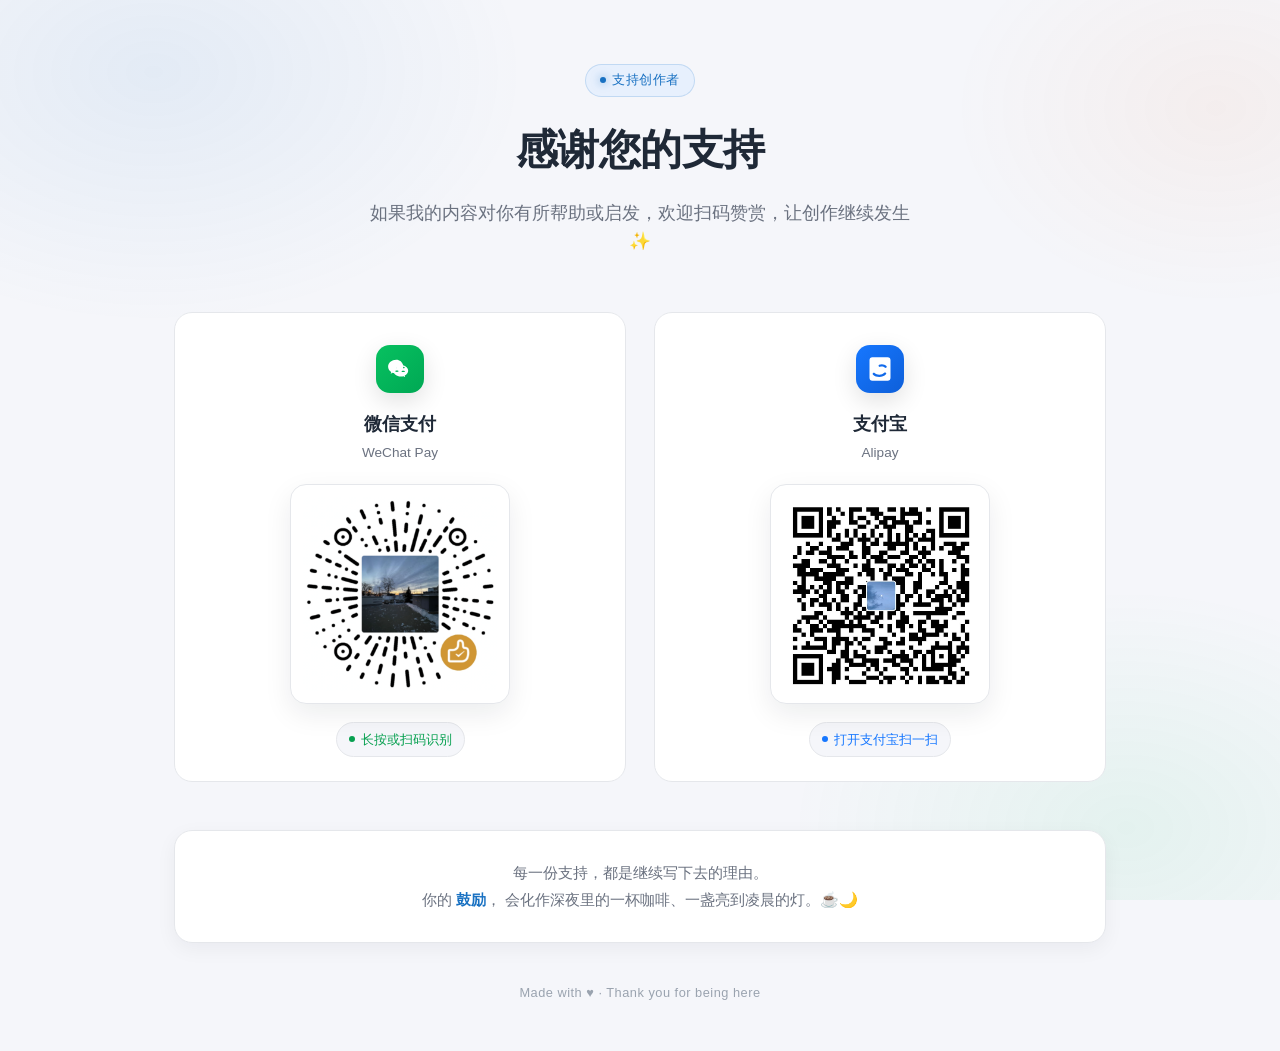
<file: web/donate.html>
<!DOCTYPE html>
<html lang="zh-CN">
<head>
<meta charset="UTF-8" />
<meta name="viewport" content="width=device-width, initial-scale=1.0" />
<title>赞赏支持 · Thanks for Your Support</title>
<style>
  * { box-sizing: border-box; margin: 0; padding: 0; }

  :root {
    --bg: #f5f6fa;
    --card: #ffffff;
    --text: #1f2937;
    --muted: #6b7280;
    --line: #e5e7eb;
    --blue: #1971c2;
    --blue-soft: #e7f0fd;
    --wechat-green: #07c160;
    --alipay-blue: #1677ff;
  }

  html, body { height: 100%; }

  body {
    font-family: -apple-system, "PingFang SC", "Microsoft YaHei",
      "Segoe UI", Roboto, "Helvetica Neue", Arial, sans-serif;
    color: var(--text);
    background: var(--bg);
    min-height: 100vh;
    overflow-x: hidden;
    position: relative;
    line-height: 1.6;
    -webkit-font-smoothing: antialiased;
  }

  /* 浅色背景装饰：柔和的蓝/琥珀光晕，保持与主站清爽风格一致 */
  body::before {
    content: "";
    position: fixed;
    inset: 0;
    background:
      radial-gradient(620px 420px at 12% 8%, rgba(25, 113, 194, 0.08) 0%, transparent 60%),
      radial-gradient(560px 400px at 88% 92%, rgba(7, 193, 96, 0.07) 0%, transparent 60%),
      radial-gradient(480px 360px at 95% 12%, rgba(232, 89, 12, 0.05) 0%, transparent 55%);
    pointer-events: none;
    z-index: 0;
  }

  .container {
    position: relative;
    z-index: 1;
    max-width: 980px;
    margin: 0 auto;
    padding: 64px 24px 48px;
  }

  /* 头部 */
  header {
    text-align: center;
    margin-bottom: 56px;
    animation: fadeInUp 0.8s ease-out both;
  }

  .badge {
    display: inline-flex;
    align-items: center;
    gap: 6px;
    padding: 5px 14px;
    background: var(--blue-soft);
    border: 1px solid rgba(25, 113, 194, 0.18);
    border-radius: 999px;
    font-size: 13px;
    color: var(--blue);
    margin-bottom: 20px;
    letter-spacing: 0.5px;
  }

  .badge .dot {
    width: 6px;
    height: 6px;
    border-radius: 50%;
    background: var(--blue);
    box-shadow: 0 0 8px rgba(25, 113, 194, 0.6);
    animation: pulse 2s ease-in-out infinite;
  }

  h1 {
    font-size: clamp(2rem, 5vw, 2.6rem);
    font-weight: 700;
    letter-spacing: -0.5px;
    margin-bottom: 16px;
    color: var(--text);
  }

  .subtitle {
    font-size: clamp(0.95rem, 1.6vw, 1.1rem);
    color: var(--muted);
    max-width: 560px;
    margin: 0 auto;
  }

  /* 二维码区域 */
  .qr-grid {
    display: grid;
    grid-template-columns: repeat(auto-fit, minmax(280px, 1fr));
    gap: 28px;
    margin-bottom: 48px;
  }

  .qr-card {
    position: relative;
    background: var(--card);
    border: 1px solid var(--line);
    border-radius: 18px;
    padding: 32px 24px 24px;
    text-align: center;
    transition: transform 0.4s cubic-bezier(0.16, 1, 0.3, 1),
                box-shadow 0.4s ease,
                border-color 0.4s ease;
    overflow: hidden;
    animation: fadeInUp 0.8s ease-out both;
  }

  .qr-card:nth-child(1) { animation-delay: 0.1s; }
  .qr-card:nth-child(2) { animation-delay: 0.2s; }

  .qr-card::before {
    content: "";
    position: absolute;
    inset: 0;
    border-radius: 18px;
    padding: 1px;
    background: linear-gradient(135deg, transparent 0%, var(--glow, transparent) 50%, transparent 100%);
    -webkit-mask: linear-gradient(#000 0 0) content-box, linear-gradient(#000 0 0);
    -webkit-mask-composite: xor;
    mask-composite: exclude;
    pointer-events: none;
    opacity: 0;
    transition: opacity 0.4s ease;
  }

  .qr-card:hover {
    transform: translateY(-6px);
    border-color: rgba(25, 113, 194, 0.35);
    box-shadow: 0 18px 48px -12px rgba(25, 113, 194, 0.25);
  }

  .qr-card:hover::before { opacity: 1; }

  .qr-card.wechat { --glow: rgba(7, 193, 96, 0.5); }
  .qr-card.alipay { --glow: rgba(22, 119, 255, 0.5); }

  .card-icon {
    width: 48px;
    height: 48px;
    border-radius: 14px;
    display: flex;
    align-items: center;
    justify-content: center;
    margin: 0 auto 16px;
    box-shadow: 0 8px 24px rgba(0, 0, 0, 0.12);
  }

  .wechat .card-icon {
    background: linear-gradient(135deg, #07c160 0%, #00a854 100%);
  }

  .alipay .card-icon {
    background: linear-gradient(135deg, #1677ff 0%, #0e5fd9 100%);
  }

  .card-icon svg {
    width: 28px;
    height: 28px;
    fill: #fff;
  }

  .card-title {
    font-size: 1.15rem;
    font-weight: 600;
    margin-bottom: 4px;
    color: var(--text);
  }

  .card-sub {
    font-size: 0.85rem;
    color: var(--muted);
    margin-bottom: 20px;
  }

  .qr-wrap {
    position: relative;
    width: 220px;
    height: 220px;
    margin: 0 auto;
    background: #fff;
    border: 1px solid var(--line);
    border-radius: 16px;
    padding: 12px;
    display: flex;
    align-items: center;
    justify-content: center;
    box-shadow: 0 10px 28px rgba(17, 24, 39, 0.08);
    transition: transform 0.4s cubic-bezier(0.16, 1, 0.3, 1);
  }

  .qr-card:hover .qr-wrap {
    transform: scale(1.04);
  }

  .qr-wrap img {
    width: 100%;
    height: 100%;
    object-fit: contain;
    border-radius: 8px;
  }

  /* 角落的扫描提示 */
  .scan-hint {
    display: inline-flex;
    align-items: center;
    gap: 6px;
    margin-top: 18px;
    font-size: 0.82rem;
    color: var(--muted);
    padding: 6px 12px;
    background: var(--bg);
    border: 1px solid var(--line);
    border-radius: 999px;
  }

  .scan-hint::before {
    content: "";
    width: 6px;
    height: 6px;
    border-radius: 50%;
    background: currentColor;
    animation: pulse 1.6s ease-in-out infinite;
  }

  .wechat .scan-hint { color: #07a050; }
  .alipay .scan-hint { color: #1677ff; }

  /* 文案区 */
  .note {
    text-align: center;
    background: var(--card);
    border: 1px solid var(--line);
    border-radius: 18px;
    padding: 28px 24px;
    box-shadow: 0 6px 20px rgba(17, 24, 39, 0.05);
    animation: fadeInUp 0.8s 0.3s ease-out both;
  }

  .note p {
    color: var(--muted);
    font-size: 0.95rem;
    line-height: 1.8;
    max-width: 640px;
    margin: 0 auto;
  }

  .note .em {
    color: var(--blue);
    font-weight: 600;
  }

  /* 底部 */
  footer {
    margin-top: 40px;
    text-align: center;
    color: #9aa3af;
    font-size: 0.8rem;
    letter-spacing: 0.5px;
  }

  /* 动画 */
  @keyframes fadeInUp {
    from { opacity: 0; transform: translateY(20px); }
    to   { opacity: 1; transform: translateY(0); }
  }

  @keyframes pulse {
    0%, 100% { opacity: 1; transform: scale(1); }
    50%      { opacity: 0.5; transform: scale(1.3); }
  }

  /* 响应式 */
  @media (max-width: 640px) {
    .container { padding: 40px 16px 32px; }
    header { margin-bottom: 36px; }
    .qr-wrap { width: 200px; height: 200px; }
    .qr-card { padding: 26px 18px 20px; }
  }
</style>
</head>
<body>

<div class="container">

  <header>
    <span class="badge"><span class="dot"></span>支持创作者</span>
    <h1>感谢您的支持</h1>
    <p class="subtitle">如果我的内容对你有所帮助或启发，欢迎扫码赞赏，让创作继续发生 ✨</p>
  </header>

  <section class="qr-grid">

    <!-- 微信赞赏码 -->
    <div class="qr-card wechat">
      <div class="card-icon">
        <svg viewBox="0 0 24 24" aria-hidden="true">
          <path d="M8.69 11.52c-.41 0-.74-.34-.74-.74 0-.41.33-.74.74-.74.41 0 .74.33.74.74 0 .4-.33.74-.74.74zm6.62 0c-.41 0-.74-.34-.74-.74 0-.41.33-.74.74-.74.41 0 .74.33.74.74 0 .4-.33.74-.74.74zM9.4 14.6c-.6 0-1.16-.23-1.6-.61.16-.42.5-.7.94-.7.1 0 .2.02.3.05.2.06.42.06.62 0 .1-.03.2-.05.3-.05.43 0 .78.28.93.7-.43.38-1 .61-1.49.61zm5.2 0c-.5 0-.96-.16-1.36-.45.18-.39.5-.65.91-.65.1 0 .2.02.3.05.2.06.42.06.62 0 .1-.03.2-.05.3-.05.42 0 .77.27.93.65-.4.29-.86.45-1.36.45h-.34zM8.8 4c-3.86 0-7 2.69-7 6 0 1.85 1.05 3.5 2.69 4.6-.1.34-.36 1.16-.41 1.31-.06.2.07.2.15.15.06-.04 1.01-.58 1.5-.86.85.22 1.74.32 2.07.32.13 0 .27-.01.4-.02-.16-.46-.25-.95-.25-1.46 0-2.87 2.83-5.2 6.33-5.2.14 0 .28.01.42.02C14.14 6.05 11.69 4 8.8 4zm10.2 9.5c0-2.74-2.83-4.96-6.33-4.96-3.5 0-6.33 2.22-6.33 4.96 0 2.74 2.83 4.96 6.33 4.96.83 0 1.62-.12 2.36-.34.4.23 1.16.66 1.21.69.06.04.17.04.12-.12-.04-.12-.25-.78-.33-1.04 1.71-.96 2.97-2.43 2.97-4.15z"/>
        </svg>
      </div>
      <div class="card-title">微信支付</div>
      <div class="card-sub">WeChat Pay</div>
      <div class="qr-wrap">
        <img src="assets/wechat-pay-cropped.png" alt="微信赞赏码" />
      </div>
      <div class="scan-hint">长按或扫码识别</div>
    </div>

    <!-- 支付宝 -->
    <div class="qr-card alipay">
      <div class="card-icon">
        <svg viewBox="0 0 24 24" aria-hidden="true">
          <path d="M18.5 2h-13A2.5 2.5 0 0 0 3 4.5v15A2.5 2.5 0 0 0 5.5 22h13a2.5 2.5 0 0 0 2.5-2.5v-15A2.5 2.5 0 0 0 18.5 2zm-1.4 14.4c-1.4 1.6-3.6 2.4-5.7 2.4-2.1 0-4.1-.7-5.4-1.9-.4-.4-.4-1 0-1.4.4-.4 1-.4 1.4 0 1 .9 2.5 1.4 4 1.4 1.6 0 3.2-.6 4.2-1.7.4-.4 1-.4 1.4 0 .5.4.5 1 .1 1.2zm.4-5.6c-.2.2-.5.3-.7.3-.3 0-.5-.1-.7-.3-.6-.6-1.5-1-2.5-1-.5 0-1 .1-1.5.3-.1 0-.2.1-.3.1-.3 0-.6-.1-.8-.4-.3-.4-.2-1.1.2-1.4.7-.3 1.5-.5 2.4-.5 1.5 0 2.9.6 3.9 1.6.4.4.4 1 0 1.3z"/>
        </svg>
      </div>
      <div class="card-title">支付宝</div>
      <div class="card-sub">Alipay</div>
      <div class="qr-wrap">
        <img src="assets/alipay.jpg" alt="支付宝收款码" />
      </div>
      <div class="scan-hint">打开支付宝扫一扫</div>
    </div>

  </section>

  <div class="note">
    <p>
      每一份支持，都是继续写下去的理由。<br />
      你的 <span class="em">鼓励</span>，
      会化作深夜里的一杯咖啡、一盏亮到凌晨的灯。☕🌙
    </p>
  </div>

  <footer>
    Made with ♥ · Thank you for being here
  </footer>

</div>

</body>
</html>
</file>
